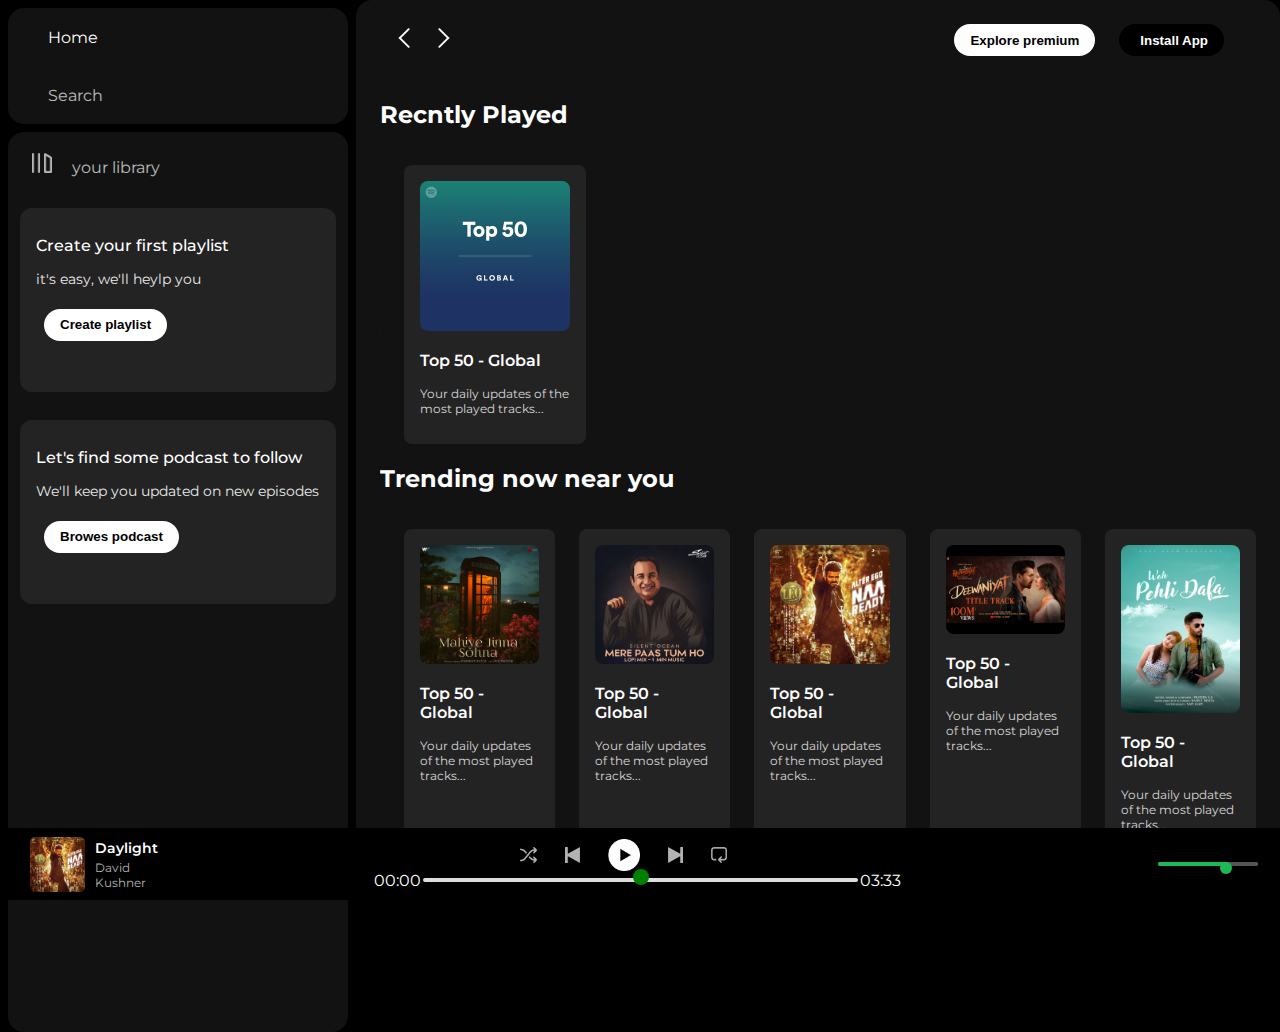
<file: index.html>
<!DOCTYPE html>
<html lang="en">
<head>
    <meta charset="UTF-8">
    <meta name="viewport" content="width=device-width, initial-scale=1.0">
    <link rel="stylesheet" href="https://cdnjs.cloudflare.com/ajax/libs/font-awesome/6.4.0/css/all.min.css" integrity="sha512-iecdLmaskl7CVkqkXNQ/ZH/XLlvWZOJyj7Yy7tcenmpD1ypASozpmT/E0iPtmFIB46ZmdtAc9eNBvH0H/ZpiBw==" crossorigin="anonymous" referrerpolicy="no-referrer" />
    <link rel="icon" href="./assets/logo.png">
    <title>Spotify - Web Player</title>
    <link rel="stylesheet" href="style.css">
    <link rel="preconnect" href="https://fonts.googleapis.com">
    <link rel="preconnect" href="https://fonts.gstatic.com" crossorigin>
    <link href="https://fonts.googleapis.com/css2?family=Montserrat:ital,wght@0,100..900;1,100..900&family=Playfair+Display+SC:ital,wght@0,400;0,700;0,900;1,400;1,700;1,900&family=Roboto:ital,wght@0,100..900;1,100..900&display=swap" rel="stylesheet">
</head>
<body>
    <div class="main">
        <div class="sidebar">
            <div class="nav">
                <div class="nav-option" style="opacity: 1 ;">
                    <i class="fa-duotone fa-solid fa-house"></i>
                    <a href="#">Home</a>
                </div>
                <div class="nav-option">
                    <i class="fa-solid fa-magnifying-glass"></i>
                    <a href="#">Search</a>
                </div>
            </div>
            <div class="library">
                <div class="options">
                    <div class="lib-option nav-option">
                        <img src="./assets/library_icon.png">
                     <a href="#">your library</a>
                    </div>
                    <diV class="icon">
                        <i class="fa-solid fa-plus"></i>
                        <i class="fa-solid fa-arrow-right"></i>
                    </diV>

                </div>
                 <div class="lib-box">
                    <div class="box">
                        <p class="box-p1">Create your first playlist</p>
                        <p class="box-p2">it's easy, we'll heylp you</p>
                    <button class="badge">Create playlist</button>
                    </div>
                    <div class="box">
                        <p class="box-p1">Let's find some podcast to follow</p>
                        <p class="box-p2">We'll keep you updated on new episodes</p>
                    <button class="badge">Browes podcast</button>
                    </div>
                 </div>
            </div>

        </div>
        <div class="main-content">
            <div class="sticky-nav">
                <div class="sticky-nav-icons">
                    <img src="./assets/backward_icon.png">
                    <img src="./assets/forward_icon.png" class="hide">
                </div>
                <div class=" sticky-nav-options">
                    <button class="badge nav-item hide">Explore premium</button>
                 <button class="badge nav-item dark-badge"><i class="fa-regular fa-circle-down" style="margin-right:5px"></i> Install App</button>
                 <i class="fa-regular fa-user nav-item"></i>
                </div>
                
            </div>
           <div class="cards">
                <h2>Recntly Played</h2>
                <div class="cards-container">
                    <div class="card">
                        <img src="assets/cardimg.jpeg" class="card-img">
                        <p class="card-title">Top 50 - Global</p>
                        <p class="card-info"> Your daily updates of the most played tracks... </p>
                    </div>
                </div>
                <h2>Trending now near you</h2>
                <div class="cards-container">
                    <div class="card">
                        <img src="assets/card2img.jpeg" class="card-img">
                        <p class="card-title">Top 50 - Global</p>
                        <p class="card-info"> Your daily updates of the most played tracks... </p>
                    </div>
                    
                    <div class="card">
                        <img src="assets/card3img.jpeg" class="card-img">
                        <p class="card-title">Top 50 - Global</p>
                        <p class="card-info"> Your daily updates of the most played tracks... </p>
                    </div>
                     <div class="card">
                        <img src="assets/card4img.jpeg" class="card-img">
                        <p class="card-title">Top 50 - Global</p>
                        <p class="card-info"> Your daily updates of the most played tracks... </p>
                    </div>
                     <div class="card">
                        <img src="assets/sddefault.jpg" class="card-img">
                        <p class="card-title">Top 50 - Global</p>
                        <p class="card-info"> Your daily updates of the most played tracks... </p>
                    </div>
                     <div class="card">
                        <img src="assets/card7.jpg" class="card-img">
                        <p class="card-title">Top 50 - Global</p>
                        <p class="card-info"> Your daily updates of the most played tracks... </p>
                    </div>

                </div>
                <h2>Featured Charts</h2>
                <div class="cards-container">
                    <div class="card">
                        <img src="assets/card5img.jpeg" class="card-img">
                        <p class="card-title">Top 50 - Global</p>
                        <p class="card-info"> Your daily updates of the most played tracks... </p>
                    </div>
                    <div class="card">
                        <img src="assets/card6img.jpeg" class="card-img">
                        <p class="card-title">Top 50 - Global</p>
                        <p class="card-info"> Your daily updates of the most played tracks... </p>
                    </div>
                    <div class="card">
                        <img src="assets/cardimg.jpeg" class="card-img">
                        <p class="card-title">Top 50 - Global</p>
                        <p class="card-info"> Your daily updates of the most played tracks... </p>
                    </div>
                </div>
                </div>
                <div class="footer">
                    <div class="line"></div>
                </div>
            </div>
        </div>
        <div class="music-player">
            <div class="album">
                <div class="album">
  <img src="assets/card4img.jpeg" class="album-cover">
  <div class="song-info">
    <h4>Daylight</h4>
    <p>David Kushner</p>
  </div>
  <div class="album-icons">
    <i class="fa-regular fa-heart"></i>
    <i class="fa-solid fa-tv"></i>
  </div>
</div>

            </div>
            <div class="player">
                <div class="player-controls">
                    <img src="./assets/player_icon1.png" class="player-control-icon">
                    <img src="./assets/player_icon2.png" class="player-control-icon">
                    <img src="./assets/player_icon3.png" class="player-control-icon" style="opacity: 1; height:2rem">
                    <img src="./assets/player_icon4.png" class="player-control-icon">
                    <img src="./assets/player_icon5.png" class="player-control-icon">
                </div>
                <div class="playback-bar">
                    <span class="curr-time">00:00</span>
                    <input type="range" min="0" max="100" class="progress-bar" step="1">
                    <span class="tot-time">03:33</span>
                </div>
            </div>
            <div class="controls">
  <i class="fa-regular fa-display"></i>
  <i class="fa-solid fa-bars"></i>
  <i class="fa-solid fa-headphones"></i>
  <i class="fa-solid fa-volume-high"></i>
  <input type="range" min="0" max="100" value="70" class="volume-bar">
</div>

        </div>
    </div>
    
</body>
</html>
</file>
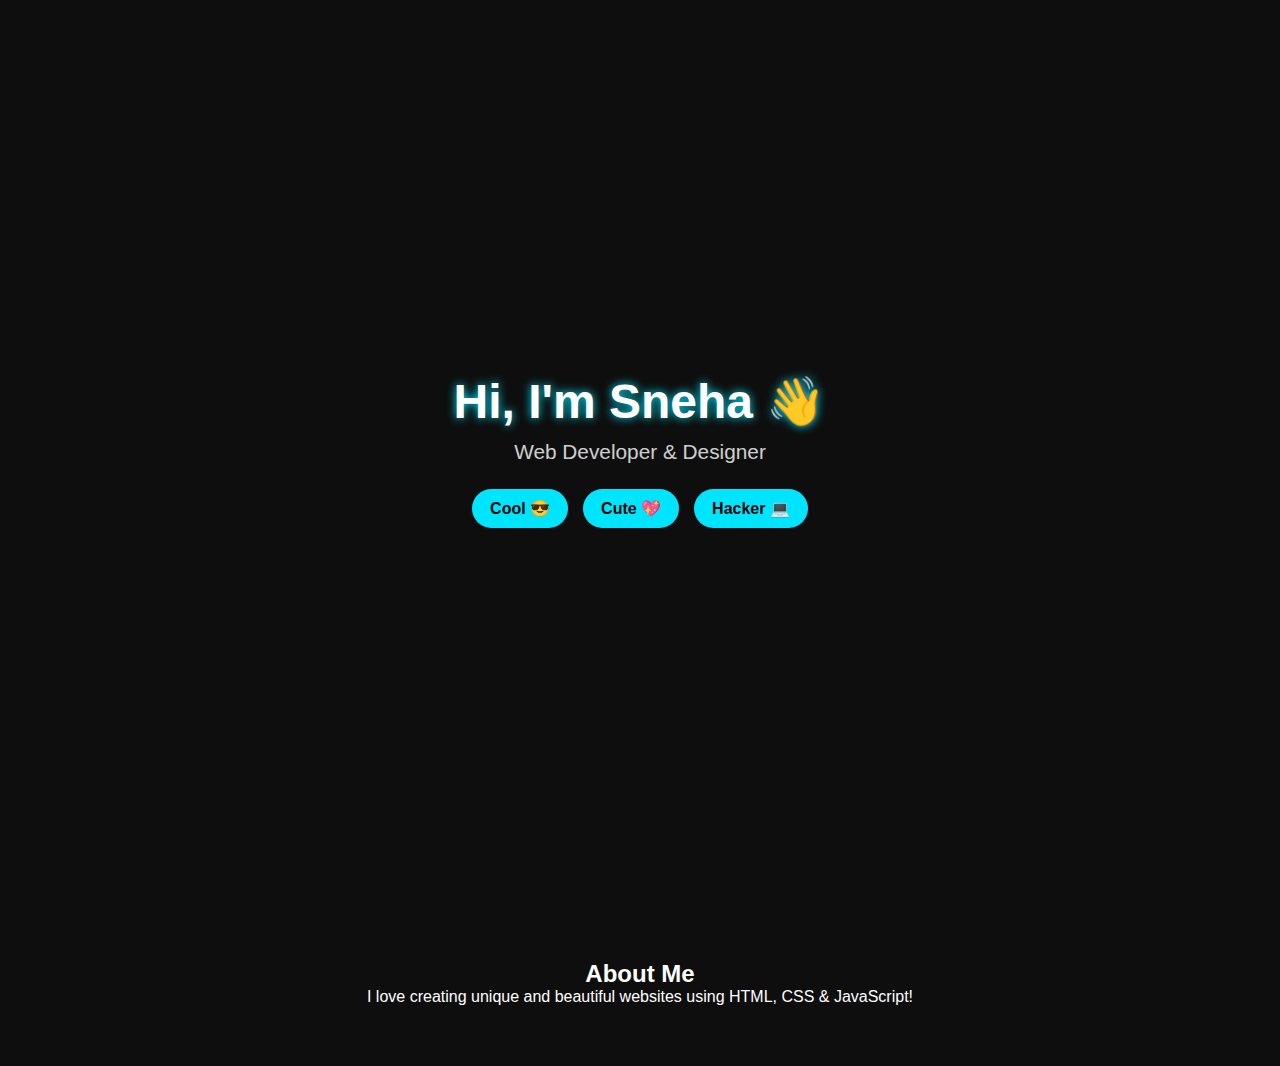
<file: css2 project/index.html>
<!DOCTYPE html>
<html lang="en">
<head>
    <meta charset="UTF-8">
    <meta name="viewport" content="width=device-width, initial-scale=1.0">
    <title>Moodfolio</title>
    <link rel="stylesheet" href="style.css">
</head>
<body>
    <header class="hero">
        <h1 class="title">Hi, I'm Sneha 👋</h1>
        <p class="tag">Web Developer & Designer</p>
        <div class="mood-buttons">
            <button id="cool">Cool 😎</button>
            <button id="cute">Cute 💖</button>
            <button id="hacker">Hacker 💻</button>
        </div>
    </header>

    <section class="about">
        <h2>About Me</h2>
        <p>I love creating unique and beautiful websites using HTML, CSS & JavaScript!</p>
    </section>

    <script src="script.js"></script>
</body>
</html>
</file>
<file: style.css>
body {
   font-family: 'Montserrat', sans-serif;
   margin:0;
   background-color:black;
   color: #fff;
   overflow: hidden;
}
.main{
    display: flex;
    height: 100vh;
    padding: 0.5;
}
.sidebar{
    background-color:black;
    width: 340px;
    border-radius: 1rem;/*16px*/
    margin: 0.5rem;
    
    
    
}

.main-content{
    background-color:#121212;
    flex: 1;
    border-radius: 1rem;/*16px*/
    overflow: auto;
    padding: 0 1.5rem 0 1.5rem;

}

.music-player{
    background-color:black;
    position: fixed;
    bottom: 0;
    width: 100%;
    height: 72px;
}
a{
   text-decoration: none;
   color:#fff; 
}
.nav{
    background-color:#121212; 
    border-radius: 1rem;
    display:flex;
    flex-direction: column;
    justify-content: center;
    height: 100px;
    padding: 0.5rem 0.75rem;
     
}
.nav-option{
    line-height: 2.5rem;
    opacity: 0.7;
    padding: 0.5rem 0.75rem;
}
.nav-option:hover{
    opacity: 1;
}
.nav-option i{
    font-size: 1.25rem;
}
.nav-option a{
    font-size: 1rem;
    margin-left: 1rem;
}
.library {
    background-color: #121212;
    border-radius: 1rem;
    height: 100%;
    margin-top: 0.5rem;
    padding: 0.5rem 0.75rem;
}
.options {
    display: flex;
    justify-content: space-between;
    align-items: center;
}
.lib-option img {
    height: 1.25rem;
    width: 1.25rem;
}

.icon {
    font-size: 1.25rem;
    opacity: flex;
}
.icon i{
    opacity: 0.7;
    margin-right: 1rem;
}
.icon i:hover{
    opacity: 1;
}
.box {
    background-color: #232323;
    height: 10rem; 
    border-radius: 0.75rem;
    margin: 0.75rem 0 1.75rem 0;
    padding: 0.75rem 1rem;
}
.box-p1{
    font-size: 1rem;
    font-weight: 500;
}
.box-p2{
  font-size: 0.85rem;
  opacity: 0.9;
}
.badge {
    background-color: #fff;
    border: none;
    border-radius: 100px;
    padding: 0.25rem 1rem;
    font-weight: 700;
    margin: 0.5rem;
    height: 2rem;
    width: fit-content;

}
.dark-badge{
    background-color: #000;
    color: #fff;
}
.sticky-nav {
    position:sticky;
    top: 0;
    background-color: #121212;
    display: flex;
    justify-content: space-between;  
    align-items: center;
    padding: 1rem 0 1rem 0;
    z-index: 10;
}
.sticky-nav-icons img{
    margin-left:0.75rem ;
}
.sticky-nav-options{
    display: flex;
    justify-content: center;
    align-items: center;
    
}
.nav-item{
    margin-right: 1rem;
}
@media(max-width: 1000px){
    .hide{
        display: none;
    }
}
.card{
    background-color: #232323;
    width: 150px;
    border-radius: 0.5rem;
    padding: 1rem;
    margin-left:1.5rem;
    margin-top: 1rem;
}
.cards-container{
    display: flex;
    display: space-between;
}
.card-img{
    width: 100%;
    border-radius: 0.5rem;
}
.card-title{
    font-weight: 600;
    
}
.card-info{
    font-size: 0.75rem;
    opacity: 0.8;
}
.footer{
    height:300px;
    display: flex;
    align-items: center;
    justify-content: center;
}
.line{
    width: 90%;
    height: 50%;
    border-top: 1px solid white;
    opacity: 0.4;
}
.music-player{
    display: flex;
    justify-content: space-between;
    align-items: center;
}
.album{
    width: 25%;
    
}
.player{
    width: 50%;

}
.control{
    width: 25%;
    background-color: green;
}
.player-controls{
    display: flex;
    justify-content: center;
    align-items: center;
    size: 5rem;
}
.player-control-icon{
    height: 1rem;
    margin-right: 1.75rem;
    opacity: 0.7;
}
.player-control-icon:hover{
    opacity: 1;
}
.playback-bar{
    display: flex;
    justify-content: center;
    align-items: center;
}
.progress-bar{
    width:70%;
    appearance: none;
    background-color: transparent;
    cursor: pointer;
}
.progress-bar{
    background-color: #ddd;
    border-radius: 100px;
    height: 0.2rem;
}
.progress-bar::-webkit-slider-thumb{
    appearance: none;
    height: 1rem;
    width: 1rem;
    background-color: green;
    border-radius:100%;
    margin-top: -6px;
}
.albums-pro{
    margin-top: 0.2rem;
}
/* --- Album Section (bottom player) --- */
.album {
  display: flex;
  align-items: center;
  width: 25%;
  padding-left: 15px;
}

.album-cover {
  height: 55px;
  width: 55px;
  border-radius: 5px;
  object-fit: cover;
  margin-right: 10px;
}

.song-info {
  flex: 1;
}

.song-info h4 {
  font-size: 14px;
  color: #fff;
  margin: 0;
  font-weight: 600;
}

.song-info p {
  font-size: 12px;
  color: #b3b3b3;
  margin: 3px 0 0;
}

.album-icons {
  display: flex;
  gap: 12px;
  margin-left: 10px;
}

.album-icons i {
  color: #b3b3b3;
  font-size: 16px;
  cursor: pointer;
  transition: color 0.3s;
}

.album-icons i:hover {
  color: #fff;
}
.controls {
  display: flex;
  align-items: center;
  justify-content: flex-end;
  gap: 12px;
  width: 25%;
  padding-right: 20px;
}

.controls i {
  color: #b3b3b3;
  font-size: 16px;
  cursor: pointer;
  transition: color 0.3s;
}

.controls i:hover {
  color: #fff;
}

/* Volume bar style */
.volume-bar {
  width: 100px;
  height: 4px;
  appearance: none;
  background: #555;
  border-radius: 2px;
  cursor: pointer;
}

.volume-bar::-webkit-slider-thumb {
  appearance: none;
  height: 12px;
  width: 12px;
  background: #1db954; /* Spotify green */
  border-radius: 50%;
}

.volume-bar::-webkit-slider-runnable-track {
  background: linear-gradient(to right, #1db954 70%, #555 70%);
  height: 4px;
  border-radius: 2px;
}
</file>
<file: css2 project/style.css>
/* Moodfolio Main Styles */
* {
    margin: 0;
    padding: 0;
    box-sizing: border-box;
    font-family: 'Poppins', sans-serif;
}

:root {
    --bg: #0e0e0e;
    --text: #ffffff;
    --accent: #00e5ff;
}

body {
    background: var(--bg);
    color: var(--text);
    transition: 0.4s;
}

.hero {
    height: 100vh;
    display: flex;
    flex-direction: column;
    justify-content: center;
    align-items: center;
    text-align: center;
    padding: 20px;
}

.title {
    font-size: 3rem;
    font-weight: 700;
    text-shadow: 0 0 10px var(--accent);
}

.tag {
    margin-top: 10px;
    font-size: 1.3rem;
    opacity: 0.8;
}

.mood-buttons {
    margin-top: 25px;
    display: flex;
    gap: 15px;
}

.mood-buttons button {
    padding: 10px 18px;
    border: none;
    font-size: 1rem;
    cursor: pointer;
    border-radius: 30px;
    background: var(--accent);
    color: #000;
    font-weight: 600;
    transition: 0.3s;
}

.mood-buttons button:hover {
    transform: scale(1.05);
    box-shadow: 0 0 15px var(--accent);
}

/* Mood Themes */
.cool-mode {
    --bg: #0e0e0e;
    --text: #ffffff;
    --accent: #00e5ff;
}

.cute-mode {
    --bg: #fff0fa;
    --text: #d10073;
    --accent: #ff4fc3;
}

.hacker-mode {
    --bg: #000000;
    --text: #00ff00;
    --accent: #00ff00;
}

/* About Section */
.about {
    padding: 60px 20px;
    text-align: center;
}
</file>
